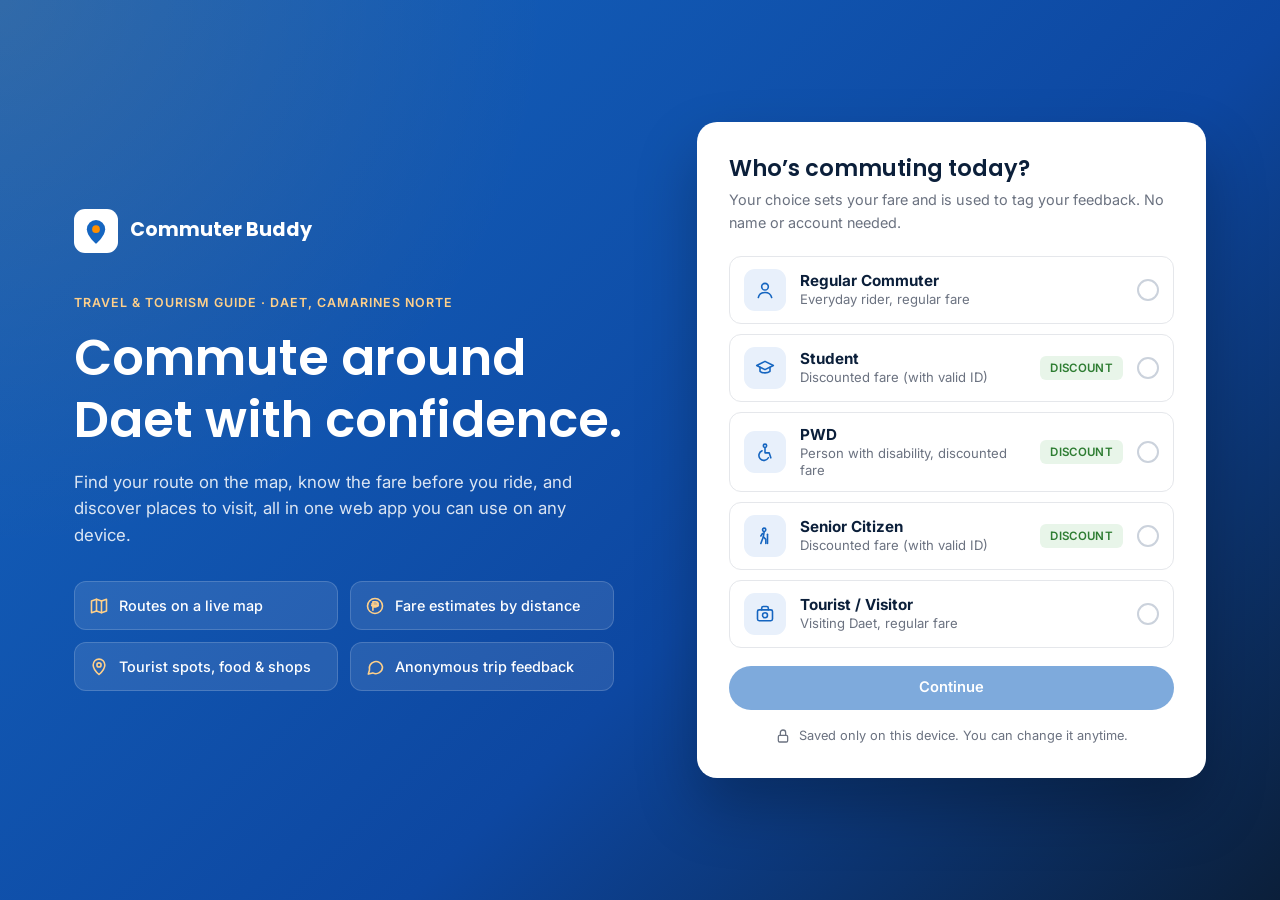
<file: index.html>
<!DOCTYPE html>
<html lang="en">
<head>
    <meta charset="UTF-8">
    <meta name="viewport" content="width=device-width, initial-scale=1, viewport-fit=cover">
    <meta name="description" content="Commuter Buddy: routes, fare estimates and places to visit in Daet, Camarines Norte.">
    <meta name="theme-color" content="#1565C0">
    <title>Commuter Buddy · Daet Commuter &amp; Tourism Guide</title>

    <link rel="manifest" href="manifest.webmanifest">
    <link rel="icon" href="assets/icons/favicon.svg" type="image/svg+xml">
    <link rel="apple-touch-icon" href="assets/icons/apple-touch-icon.png">

    <link rel="preconnect" href="https://fonts.googleapis.com">
    <link rel="preconnect" href="https://fonts.gstatic.com" crossorigin>
    <link rel="stylesheet" href="https://fonts.googleapis.com/css2?family=Inter:wght@400;500;600&family=Poppins:wght@600;700&display=swap">
    <link rel="stylesheet" href="css/main.css">
    <link rel="stylesheet" href="css/pages.css">
</head>
<body class="welcome-page">
    <a class="skip-link" href="#type-title">Skip to user type selection</a>

    <main class="welcome" id="main">

        <!-- Introduction -->
        <section class="welcome__intro" aria-labelledby="welcome-title">
            <div class="welcome__brand">
                <svg class="brand-mark" viewBox="0 0 48 48" aria-hidden="true">
                    <rect width="48" height="48" rx="12" fill="#FFFFFF"/>
                    <path d="M24 38s-10-8.6-10-16a10 10 0 0 1 20 0c0 7.4-10 16-10 16z" fill="#1565C0"/>
                    <circle cx="24" cy="22" r="4.2" fill="#FF8F00"/>
                </svg>
                <span>Commuter Buddy</span>
            </div>

            <p class="welcome__eyebrow">Travel &amp; Tourism Guide &middot; Daet, Camarines Norte</p>
            <h1 id="welcome-title">Commute around Daet with confidence.</h1>
            <p class="welcome__lead">
                Find your route on the map, know the fare before you ride, and discover places
                to visit, all in one web app you can use on any device.
            </p>

            <ul class="welcome__features">
                <li>
                    <svg class="icon" viewBox="0 0 24 24" aria-hidden="true"><path d="M9 4 3 6v14l6-2 6 2 6-2V4l-6 2-6-2z"/><path d="M9 4v14"/><path d="M15 6v14"/></svg>
                    Routes on a live map
                </li>
                <li>
                    <svg class="icon" viewBox="0 0 24 24" aria-hidden="true"><circle cx="12" cy="12" r="9"/><path d="M9.5 17V7h3.25a3 3 0 0 1 0 6H9.5"/><path d="M8 9.5h8"/><path d="M8 11.5h8"/></svg>
                    Fare estimates by distance
                </li>
                <li>
                    <svg class="icon" viewBox="0 0 24 24" aria-hidden="true"><path d="M12 21s-7-6.2-7-11.5a7 7 0 0 1 14 0C19 14.8 12 21 12 21z"/><circle cx="12" cy="9.5" r="2.5"/></svg>
                    Tourist spots, food &amp; shops
                </li>
                <li>
                    <svg class="icon" viewBox="0 0 24 24" aria-hidden="true"><path d="M21 12a8 8 0 0 1-11.6 7.1L4 20.5l1.4-5A8 8 0 1 1 21 12z"/></svg>
                    Anonymous trip feedback
                </li>
            </ul>
        </section>

        <!-- User type selection (first screen of the Android app) -->
        <section class="welcome__panel" aria-labelledby="type-title">
            <div class="card welcome__card">
                <h2 id="type-title">Who&rsquo;s commuting today?</h2>
                <p class="muted welcome__card-sub">
                    Your choice sets your fare and is used to tag your feedback. No name or account needed.
                </p>

                <form id="type-form" novalidate>
                    <fieldset class="type-list" id="type-list">
                        <legend class="sr-only">Choose your user type</legend>
                        <!-- Options are generated from js/data.js -->
                    </fieldset>
                    <p class="field-error" id="type-error" role="alert"></p>
                    <button type="submit" class="btn btn--primary btn--block" id="btn-continue" disabled>Continue</button>
                </form>

                <p class="privacy-note">
                    <svg class="icon" viewBox="0 0 24 24" aria-hidden="true"><rect x="5" y="11" width="14" height="10" rx="2"/><path d="M8 11V7a4 4 0 0 1 8 0v4"/></svg>
                    Saved only on this device. You can change it anytime.
                </p>
            </div>
        </section>

    </main>

    <script src="js/data.js" defer></script>
    <script src="js/fare.js" defer></script>
    <script src="js/storage.js" defer></script>
    <script src="js/ui.js" defer></script>
    <script src="js/pwa.js" defer></script>
    <script src="js/pages/welcome.js" defer></script>
</body>
</html>
</file>
<file: css/main.css>
/* =========================================================
   Commuter Buddy Web - main.css
   Shared design system used by every page.

   Contents
   1. Design tokens (same palette as the Android colors.xml)
   2. Base / reset
   3. Layout (container, header, bottom nav, page hero)
   4. Components (cards, buttons, forms, chips, badges,
      stars, dialog, toast, banners, empty states)
   5. Map styles
   6. Utilities
   7. Responsive
   ========================================================= */

/* ---------- 1. DESIGN TOKENS ---------- */
:root {
    --primary: #1565C0;
    --primary-dark: #0D47A1;
    --primary-soft: #E8F0FB;
    --accent: #FF8F00;
    --accent-dark: #E67E00;
    --accent-soft: #FFF3E0;
    --success: #2E7D32;
    --success-soft: #E8F5E9;
    --danger: #C62828;
    --danger-soft: #FDECEA;
    --navy: #0B1F3A;

    --bg: #F4F6FA;
    --surface: #FFFFFF;
    --text: #1F2937;
    --text-muted: #6B7280;
    --text-soft: #9AA3AF;
    --border: #E5E7EB;

    --font-heading: "Poppins", "Segoe UI", system-ui, sans-serif;
    --font-body: "Inter", "Segoe UI", Roboto, system-ui, sans-serif;

    --radius-sm: 8px;
    --radius: 14px;
    --radius-lg: 20px;
    --shadow-sm: 0 1px 2px rgba(15, 23, 42, 0.06), 0 1px 3px rgba(15, 23, 42, 0.06);
    --shadow: 0 6px 20px rgba(15, 23, 42, 0.07);
    --shadow-lg: 0 16px 36px rgba(13, 71, 161, 0.14);

    --header-h: 68px;
    --bottom-nav-h: 66px;
    --transition: 0.25s ease;
}

/* ---------- 2. BASE / RESET ---------- */
*,
*::before,
*::after {
    box-sizing: border-box;
    margin: 0;
    padding: 0;
}

html {
    scroll-behavior: smooth;
    -webkit-text-size-adjust: 100%;
}

body {
    min-height: 100vh;
    font-family: var(--font-body);
    font-size: 15px;
    line-height: 1.6;
    color: var(--text);
    background-color: var(--bg);
    overflow-x: hidden;
    -webkit-font-smoothing: antialiased;
}

h1, h2, h3, h4 {
    font-family: var(--font-heading);
    font-weight: 600;
    line-height: 1.25;
    color: var(--navy);
}

a {
    color: var(--primary);
    text-decoration: none;
}

img,
svg {
    display: block;
    max-width: 100%;
}

ul,
ol {
    list-style: none;
}

button,
input,
select,
textarea {
    font: inherit;
    color: inherit;
}

button {
    cursor: pointer;
    background: none;
    border: none;
}

:focus-visible {
    outline: 3px solid rgba(21, 101, 192, 0.45);
    outline-offset: 2px;
}

[hidden] {
    display: none !important;
}

.icon {
    width: 20px;
    height: 20px;
    flex-shrink: 0;
    fill: none;
    stroke: currentColor;
    stroke-width: 1.9;
    stroke-linecap: round;
    stroke-linejoin: round;
}

.skip-link {
    position: absolute;
    left: 12px;
    top: -60px;
    z-index: 300;
    padding: 10px 16px;
    color: #FFFFFF;
    background: var(--primary-dark);
    border-radius: var(--radius-sm);
    transition: top var(--transition);
}

.skip-link:focus {
    top: 12px;
}

/* ---------- 3. LAYOUT ---------- */
.container {
    width: 100%;
    max-width: 1180px;
    margin: 0 auto;
    padding: 0 24px;
}

/* Header */
.app-header {
    position: sticky;
    top: 0;
    z-index: 100;
    min-height: var(--header-h);
    background-color: rgba(255, 255, 255, 0.92);
    border-bottom: 1px solid var(--border);
    backdrop-filter: blur(10px);
}

.header-inner {
    display: flex;
    align-items: center;
    justify-content: space-between;
    gap: 20px;
    height: var(--header-h);
}

.brand {
    display: flex;
    align-items: center;
    gap: 10px;
    color: var(--navy);
}

.brand-mark {
    width: 38px;
    height: 38px;
    flex-shrink: 0;
}

.brand-text {
    display: flex;
    flex-direction: column;
    line-height: 1.15;
}

.brand-text strong {
    font-family: var(--font-heading);
    font-size: 1.05rem;
    font-weight: 700;
}

.brand-text small {
    font-size: 0.72rem;
    color: var(--text-muted);
}

.top-nav {
    display: flex;
    align-items: center;
    gap: 4px;
}

.top-nav__link {
    display: flex;
    align-items: center;
    gap: 8px;
    padding: 9px 14px;
    font-size: 0.92rem;
    font-weight: 500;
    color: var(--text-muted);
    border-radius: 999px;
    transition: color var(--transition), background-color var(--transition);
}

.top-nav__link .icon {
    width: 18px;
    height: 18px;
}

.top-nav__link:hover {
    color: var(--primary);
    background-color: var(--primary-soft);
}

.top-nav__link.is-active {
    color: #FFFFFF;
    background-color: var(--primary);
}

.user-chip {
    display: flex;
    align-items: center;
    gap: 8px;
    max-width: 210px;
    padding: 7px 14px 7px 10px;
    font-size: 0.85rem;
    font-weight: 600;
    color: var(--primary-dark);
    background-color: var(--primary-soft);
    border: 1px solid transparent;
    border-radius: 999px;
    transition: border-color var(--transition), background-color var(--transition);
}

.user-chip span {
    overflow: hidden;
    white-space: nowrap;
    text-overflow: ellipsis;
}

.user-chip .icon {
    width: 18px;
    height: 18px;
}

.user-chip:hover {
    border-color: var(--primary);
    background-color: #FFFFFF;
}

/* Bottom navigation (mobile & tablet) */
.bottom-nav {
    display: none;
}

/* Page hero (blue header with rounded bottom, like bg_header.xml) */
.page-hero {
    padding: 36px 0 76px;
    color: #FFFFFF;
    background:
        radial-gradient(circle at 90% 0%, rgba(255, 255, 255, 0.14), transparent 40%),
        linear-gradient(135deg, var(--primary) 0%, var(--primary-dark) 100%);
    border-radius: 0 0 28px 28px;
}

.page-hero h1 {
    margin-bottom: 6px;
    font-size: clamp(1.6rem, 3vw, 2.1rem);
    color: #FFFFFF;
}

.page-hero p {
    max-width: 620px;
    color: rgba(255, 255, 255, 0.86);
}

.page-hero__eyebrow {
    display: inline-block;
    margin-bottom: 10px;
    font-size: 0.75rem;
    font-weight: 600;
    letter-spacing: 0.08em;
    text-transform: uppercase;
    color: rgba(255, 255, 255, 0.75);
}

.page-body {
    position: relative;
    margin-top: -48px;
    padding-bottom: 56px;
}

.site-footer {
    padding: 28px 0 32px;
    font-size: 0.82rem;
    text-align: center;
    color: var(--text-muted);
    border-top: 1px solid var(--border);
}

/* ---------- 4. COMPONENTS ---------- */

/* Cards */
.card {
    padding: 24px;
    background-color: var(--surface);
    border: 1px solid var(--border);
    border-radius: var(--radius);
    box-shadow: var(--shadow-sm);
}

.card + .card {
    margin-top: 20px;
}

.card__header {
    display: flex;
    align-items: flex-start;
    justify-content: space-between;
    gap: 12px;
    margin-bottom: 18px;
}

.card__title {
    font-size: 1.08rem;
}

.card__subtitle {
    margin-top: 2px;
    font-size: 0.86rem;
    color: var(--text-muted);
}

/* Buttons */
.btn {
    display: inline-flex;
    align-items: center;
    justify-content: center;
    gap: 8px;
    min-height: 44px;
    padding: 10px 20px;
    font-size: 0.92rem;
    font-weight: 600;
    line-height: 1.2;
    text-align: center;
    border: 1.5px solid transparent;
    border-radius: 999px;
    transition: background-color var(--transition), color var(--transition),
                border-color var(--transition), box-shadow var(--transition), transform var(--transition);
}

.btn .icon {
    width: 18px;
    height: 18px;
}

.btn:active {
    transform: translateY(1px);
}

.btn:disabled {
    cursor: not-allowed;
    opacity: 0.55;
    box-shadow: none;
}

.btn--primary {
    color: #FFFFFF;
    background-color: var(--primary);
    box-shadow: 0 6px 14px rgba(21, 101, 192, 0.25);
}

.btn--primary:hover:not(:disabled) {
    background-color: var(--primary-dark);
}

.btn--accent {
    color: #FFFFFF;
    background-color: var(--accent);
    box-shadow: 0 6px 14px rgba(255, 143, 0, 0.28);
}

.btn--accent:hover:not(:disabled) {
    background-color: var(--accent-dark);
}

.btn--outline {
    color: var(--primary);
    background-color: var(--surface);
    border-color: var(--border);
}

.btn--outline:hover:not(:disabled) {
    border-color: var(--primary);
    background-color: var(--primary-soft);
}

.btn--ghost {
    color: var(--primary);
    background-color: var(--primary-soft);
}

.btn--ghost:hover:not(:disabled) {
    background-color: #D6E4F7;
}

.btn--sm {
    min-height: 36px;
    padding: 7px 14px;
    font-size: 0.85rem;
}

.btn--block {
    width: 100%;
}

.btn-row {
    display: flex;
    flex-wrap: wrap;
    gap: 10px;
}

.btn-row > .btn {
    flex: 1 1 160px;
}

.icon-btn {
    display: inline-flex;
    align-items: center;
    justify-content: center;
    width: 44px;
    height: 44px;
    color: var(--primary);
    background-color: var(--primary-soft);
    border-radius: 12px;
    transition: background-color var(--transition), color var(--transition);
}

.icon-btn:hover {
    color: #FFFFFF;
    background-color: var(--primary);
}

/* Forms */
.field {
    display: flex;
    flex-direction: column;
    gap: 6px;
    margin-bottom: 16px;
}

.field label,
.field-label {
    font-size: 0.85rem;
    font-weight: 600;
    color: var(--navy);
}

.field-hint {
    font-size: 0.8rem;
    color: var(--text-muted);
}

.input,
.select,
.textarea {
    width: 100%;
    min-height: 46px;
    padding: 10px 14px;
    background-color: var(--surface);
    border: 1.5px solid var(--border);
    border-radius: 10px;
    transition: border-color var(--transition), box-shadow var(--transition);
}

.select {
    padding-right: 40px;
    appearance: none;
    background-image: url("data:image/svg+xml,%3Csvg xmlns='http://www.w3.org/2000/svg' viewBox='0 0 24 24' fill='none' stroke='%236B7280' stroke-width='2' stroke-linecap='round' stroke-linejoin='round'%3E%3Cpath d='m6 9 6 6 6-6'/%3E%3C/svg%3E");
    background-repeat: no-repeat;
    background-position: right 12px center;
    background-size: 18px;
    text-overflow: ellipsis;
}

.textarea {
    min-height: 96px;
    resize: vertical;
}

.input:hover,
.select:hover,
.textarea:hover {
    border-color: #CBD2DC;
}

.input:focus,
.select:focus,
.textarea:focus {
    outline: none;
    border-color: var(--primary);
    box-shadow: 0 0 0 4px rgba(21, 101, 192, 0.12);
}

.field.has-error .input,
.field.has-error .select,
.field.has-error .textarea {
    border-color: var(--danger);
}

.field-error {
    min-height: 0;
    font-size: 0.8rem;
    font-weight: 500;
    color: var(--danger);
}

.field-error:empty {
    display: none;
}

.input-prefix {
    position: relative;
}

.input-prefix span {
    position: absolute;
    left: 14px;
    top: 50%;
    transform: translateY(-50%);
    font-weight: 600;
    color: var(--text-muted);
}

.input-prefix .input {
    padding-left: 32px;
}

/* Segmented control (transport: Tricycle / Jeepney) */
.segmented {
    display: grid;
    grid-template-columns: repeat(2, 1fr);
    gap: 4px;
    padding: 4px;
    background-color: var(--bg);
    border: 1.5px solid var(--border);
    border-radius: 12px;
}

.segmented input {
    position: absolute;
    opacity: 0;
    pointer-events: none;
}

.segmented label {
    display: flex;
    align-items: center;
    justify-content: center;
    min-height: 38px;
    font-size: 0.9rem;
    font-weight: 600;
    color: var(--text-muted);
    border-radius: 9px;
    cursor: pointer;
    transition: background-color var(--transition), color var(--transition), box-shadow var(--transition);
}

.segmented input:checked + label {
    color: var(--primary);
    background-color: var(--surface);
    box-shadow: var(--shadow-sm);
}

.segmented input:focus-visible + label {
    outline: 3px solid rgba(21, 101, 192, 0.45);
}

/* Switch (toggle) */
.switch {
    display: flex;
    align-items: center;
    justify-content: space-between;
    gap: 16px;
    padding: 12px 14px;
    background-color: var(--bg);
    border-radius: 12px;
    cursor: pointer;
}

.switch__text {
    font-size: 0.9rem;
    font-weight: 500;
}

.switch input {
    position: absolute;
    opacity: 0;
}

.switch__track {
    position: relative;
    flex-shrink: 0;
    width: 46px;
    height: 26px;
    background-color: #CBD2DC;
    border-radius: 999px;
    transition: background-color var(--transition);
}

.switch__track::after {
    content: "";
    position: absolute;
    top: 3px;
    left: 3px;
    width: 20px;
    height: 20px;
    background-color: #FFFFFF;
    border-radius: 50%;
    box-shadow: var(--shadow-sm);
    transition: transform var(--transition);
}

.switch input:checked + .switch__track {
    background-color: var(--primary);
}

.switch input:checked + .switch__track::after {
    transform: translateX(20px);
}

.switch input:focus-visible + .switch__track {
    outline: 3px solid rgba(21, 101, 192, 0.45);
    outline-offset: 2px;
}

/* Swap button between From/To */
.swap-row {
    display: flex;
    justify-content: center;
    margin: -8px 0 8px;
}

/* Chips */
.chips {
    display: flex;
    flex-wrap: wrap;
    gap: 8px;
}

.chip {
    padding: 8px 16px;
    font-size: 0.86rem;
    font-weight: 500;
    color: var(--text);
    white-space: nowrap;
    background-color: var(--surface);
    border: 1.5px solid var(--border);
    border-radius: 999px;
    transition: background-color var(--transition), color var(--transition), border-color var(--transition);
}

.chip:hover {
    border-color: var(--primary);
    color: var(--primary);
}

.chip.is-active {
    color: #FFFFFF;
    background-color: var(--primary);
    border-color: var(--primary);
}

/* Badges */
.badge {
    display: inline-flex;
    align-items: center;
    gap: 6px;
    padding: 3px 10px;
    font-size: 0.72rem;
    font-weight: 600;
    letter-spacing: 0.03em;
    text-transform: uppercase;
    color: var(--primary-dark);
    white-space: nowrap;
    background-color: var(--primary-soft);
    border-radius: 6px;
}

.badge--accent { color: #B45309; background-color: var(--accent-soft); }
.badge--success { color: var(--success); background-color: var(--success-soft); }
.badge--danger { color: var(--danger); background-color: var(--danger-soft); }
.badge--plain { text-transform: none; letter-spacing: 0; }

/* Category colors (places) */
.cat--tourist { color: #0E7490; background-color: #E0F7FA; }
.cat--landmark { color: var(--primary-dark); background-color: var(--primary-soft); }
.cat--food { color: #B45309; background-color: var(--accent-soft); }
.cat--business { color: #6D28D9; background-color: #F1EBFE; }

/* Star rating (radio buttons styled as stars) */
.rating {
    display: flex;
    align-items: center;
    justify-content: space-between;
    flex-wrap: wrap;
    gap: 8px 16px;
    padding: 12px 0;
    border-bottom: 1px solid var(--border);
}

.rating:last-of-type {
    border-bottom: none;
}

.rating legend {
    float: left;
    font-size: 0.9rem;
    font-weight: 500;
}

.stars {
    display: inline-flex;
    flex-direction: row-reverse;
    gap: 2px;
}

.stars input {
    position: absolute;
    opacity: 0;
    pointer-events: none;
}

.stars label {
    display: flex;
    padding: 2px;
    color: #D5DAE1;
    cursor: pointer;
    transition: color 0.15s ease, transform 0.15s ease;
}

.stars label svg {
    width: 28px;
    height: 28px;
    fill: currentColor;
}

.stars label:hover,
.stars label:hover ~ label,
.stars input:checked ~ label {
    color: var(--accent);
}

.stars label:hover {
    transform: scale(1.12);
}

.stars input:focus-visible + label {
    outline: 3px solid rgba(21, 101, 192, 0.45);
    border-radius: 6px;
}

.rating.has-error .stars label {
    color: #F3B7B7;
}

/* Native dialog */
.dialog {
    width: min(520px, calc(100% - 32px));
    max-height: min(640px, calc(100% - 48px));
    margin: auto;
    padding: 0;
    color: var(--text);
    background-color: var(--surface);
    border: none;
    border-radius: var(--radius-lg);
    box-shadow: 0 30px 60px rgba(11, 31, 58, 0.3);
}

.dialog::backdrop {
    background-color: rgba(11, 31, 58, 0.45);
    backdrop-filter: blur(2px);
}

.dialog__header {
    display: flex;
    align-items: center;
    justify-content: space-between;
    gap: 12px;
    padding: 20px 22px 12px;
}

.dialog__body {
    padding: 0 22px 22px;
}

.dialog__close {
    display: flex;
    align-items: center;
    justify-content: center;
    width: 36px;
    height: 36px;
    font-size: 1.4rem;
    line-height: 1;
    color: var(--text-muted);
    border-radius: 10px;
    transition: background-color var(--transition);
}

.dialog__close:hover {
    background-color: var(--bg);
}

/* Toast */
.toast {
    position: fixed;
    left: 50%;
    bottom: 28px;
    z-index: 400;
    width: max-content;
    max-width: calc(100% - 32px);
    padding: 12px 18px;
    font-size: 0.9rem;
    font-weight: 500;
    color: #FFFFFF;
    background-color: var(--navy);
    border-radius: 12px;
    box-shadow: 0 12px 28px rgba(11, 31, 58, 0.3);
    opacity: 0;
    pointer-events: none;
    transform: translate(-50%, 16px);
    transition: opacity var(--transition), transform var(--transition);
}

.toast.is-visible {
    opacity: 1;
    transform: translate(-50%, 0);
}

.toast--success { background-color: var(--success); }
.toast--error { background-color: var(--danger); }

/* Offline banner */
.net-banner {
    display: none;
    align-items: center;
    justify-content: center;
    gap: 10px;
    padding: 9px 16px;
    font-size: 0.84rem;
    font-weight: 500;
    text-align: center;
    color: #7C2D12;
    background-color: #FFEDD5;
}

.net-banner.is-visible {
    display: flex;
}

.net-banner .icon {
    width: 18px;
    height: 18px;
}

/* Alerts */
.alert {
    display: flex;
    align-items: flex-start;
    gap: 10px;
    padding: 12px 14px;
    font-size: 0.86rem;
    color: var(--primary-dark);
    background-color: var(--primary-soft);
    border-radius: 10px;
}

.alert .icon {
    width: 18px;
    height: 18px;
    margin-top: 2px;
}

.alert--accent {
    color: #92400E;
    background-color: var(--accent-soft);
}

/* Empty state */
.empty-state {
    padding: 40px 20px;
    text-align: center;
    color: var(--text-muted);
}

.empty-state .icon {
    width: 40px;
    height: 40px;
    margin: 0 auto 12px;
    color: var(--text-soft);
}

.empty-state strong {
    display: block;
    margin-bottom: 4px;
    font-family: var(--font-heading);
    color: var(--navy);
}

/* ---------- 5. MAP ---------- */
.map {
    position: relative;
    z-index: 0;
    width: 100%;
    height: 100%;
    min-height: 360px;
    background-color: #E8EDF3;
    border-radius: var(--radius);
}

.map--unavailable {
    display: flex;
    align-items: center;
    justify-content: center;
}

.map-fallback {
    max-width: 300px;
    padding: 24px;
    text-align: center;
    color: var(--text-muted);
}

.map-fallback .icon {
    width: 40px;
    height: 40px;
    margin: 0 auto 10px;
    color: var(--text-soft);
}

.map-fallback strong {
    display: block;
    margin-bottom: 4px;
    color: var(--navy);
}

.map-pin {
    background: none;
    border: none;
}

.map-pin span {
    display: block;
    width: 26px;
    height: 26px;
    margin: 1px;
    background-color: var(--primary);
    border: 3px solid #FFFFFF;
    border-radius: 50% 50% 50% 0;
    box-shadow: 0 3px 8px rgba(11, 31, 58, 0.35);
    transform: rotate(-45deg);
}

.map-pin--google {
    width: 28px;
    height: 28px;
}

.map-pin--user.map-pin--google {
    transform: translateY(50%);
}

.map-pin--start span { background-color: var(--success); }
.map-pin--dest span { background-color: var(--danger); }

.map-pin--user span {
    width: 18px;
    height: 18px;
    margin: 5px;
    background-color: #2979FF;
    border-radius: 50%;
    transform: none;
    animation: pulse 2s infinite;
}

@keyframes pulse {
    0% { box-shadow: 0 0 0 0 rgba(41, 121, 255, 0.5); }
    70% { box-shadow: 0 0 0 14px rgba(41, 121, 255, 0); }
    100% { box-shadow: 0 0 0 0 rgba(41, 121, 255, 0); }
}

.map-popup {
    display: flex;
    flex-direction: column;
    gap: 2px;
    min-width: 180px;
    font-family: var(--font-body);
}

.map-popup strong {
    font-size: 0.92rem;
    color: var(--navy);
}

.map-popup small {
    color: var(--text-muted);
}

.map-popup__label {
    font-size: 0.7rem;
    font-weight: 700;
    letter-spacing: 0.06em;
    text-transform: uppercase;
    color: var(--primary);
}

.map-popup__actions {
    display: flex;
    gap: 6px;
    margin-top: 10px;
}

.map-popup__actions button {
    flex: 1;
    padding: 6px 8px;
    font-size: 0.75rem;
    font-weight: 600;
    color: var(--primary);
    background-color: var(--primary-soft);
    border-radius: 8px;
    transition: background-color var(--transition), color var(--transition);
}

.map-popup__actions button:hover {
    color: #FFFFFF;
    background-color: var(--primary);
}

.leaflet-container {
    font-family: var(--font-body);
}

.leaflet-popup-content-wrapper {
    border-radius: 12px;
}

/* ---------- 6. UTILITIES ---------- */
.muted { color: var(--text-muted); }
.text-center { text-align: center; }
.mt-16 { margin-top: 16px; }
.mt-24 { margin-top: 24px; }

.sr-only {
    position: absolute;
    width: 1px;
    height: 1px;
    padding: 0;
    margin: -1px;
    overflow: hidden;
    clip: rect(0, 0, 0, 0);
    white-space: nowrap;
    border: 0;
}

/* ---------- 7. RESPONSIVE ---------- */

/* Tablet & mobile: app-style bottom navigation */
@media (max-width: 1023px) {
    .top-nav {
        display: none;
    }

    body.has-bottom-nav {
        padding-bottom: calc(var(--bottom-nav-h) + env(safe-area-inset-bottom, 0px));
    }

    .bottom-nav {
        position: fixed;
        left: 0;
        right: 0;
        bottom: 0;
        z-index: 100;
        display: grid;
        grid-template-columns: repeat(5, 1fr);
        height: calc(var(--bottom-nav-h) + env(safe-area-inset-bottom, 0px));
        padding-bottom: env(safe-area-inset-bottom, 0px);
        background-color: var(--surface);
        border-top: 1px solid var(--border);
        box-shadow: 0 -4px 16px rgba(15, 23, 42, 0.05);
    }

    .bottom-nav__link {
        display: flex;
        flex-direction: column;
        align-items: center;
        justify-content: center;
        gap: 3px;
        font-size: 0.72rem;
        font-weight: 500;
        color: var(--text-soft);
        transition: color var(--transition);
    }

    .bottom-nav__link .icon {
        width: 22px;
        height: 22px;
    }

    .bottom-nav__link:hover,
    .bottom-nav__link.is-active {
        color: var(--primary);
    }

    .bottom-nav__link.is-active span {
        font-weight: 600;
    }

    .toast {
        bottom: calc(var(--bottom-nav-h) + 16px);
    }

    .site-footer {
        padding-bottom: 20px;
    }
}

@media (max-width: 640px) {
    :root {
        --header-h: 60px;
    }

    body {
        font-size: 14.5px;
    }

    .container {
        padding: 0 16px;
    }

    .brand-text small {
        display: none;
    }

    .brand-mark {
        width: 34px;
        height: 34px;
    }

    .user-chip {
        max-width: 150px;
        padding: 6px 12px 6px 8px;
        font-size: 0.8rem;
    }

    .page-hero {
        padding: 26px 0 68px;
        border-radius: 0 0 22px 22px;
    }

    .card {
        padding: 18px;
    }

    .map {
        min-height: 320px;
    }
}

@media (prefers-reduced-motion: reduce) {
    *,
    *::before,
    *::after {
        animation: none !important;
        transition: none !important;
        scroll-behavior: auto !important;
    }
}
</file>
<file: css/pages.css>
/* =========================================================
   Commuter Buddy Web - pages.css
   Page-specific styles. Shared components live in main.css.

   Contents
   1. Welcome (user type selection)
   2. Home
   3. Shared trip pieces (route list, field rows, swap)
   4. Routes
   5. Fares
   6. Places
   7. Feedback
   8. Responsive
   ========================================================= */

/* ---------- 1. WELCOME ---------- */
.welcome-page {
    background:
        radial-gradient(circle at 0% 0%, rgba(255, 143, 0, 0.12), transparent 35%),
        linear-gradient(135deg, var(--primary) 0%, var(--primary-dark) 60%, var(--navy) 100%);
    background-attachment: fixed;
}

.welcome {
    display: grid;
    grid-template-columns: 1.1fr 1fr;
    align-items: center;
    gap: 64px;
    max-width: 1180px;
    min-height: 100vh;
    margin: 0 auto;
    padding: 56px 24px;
}

.welcome__intro {
    color: #FFFFFF;
}

.welcome__brand {
    display: flex;
    align-items: center;
    gap: 12px;
    margin-bottom: 40px;
    font-family: var(--font-heading);
    font-size: 1.2rem;
    font-weight: 700;
}

.welcome__brand .brand-mark {
    width: 44px;
    height: 44px;
}

.welcome__eyebrow {
    margin-bottom: 14px;
    font-size: 0.78rem;
    font-weight: 600;
    letter-spacing: 0.08em;
    text-transform: uppercase;
    color: #FFD08A;
}

.welcome__intro h1 {
    margin-bottom: 18px;
    font-size: clamp(2rem, 4.2vw, 3.1rem);
    color: #FFFFFF;
}

.welcome__lead {
    max-width: 520px;
    margin-bottom: 32px;
    font-size: 1.05rem;
    color: rgba(255, 255, 255, 0.85);
}

.welcome__features {
    display: grid;
    grid-template-columns: repeat(2, minmax(0, 1fr));
    gap: 12px;
    max-width: 540px;
}

.welcome__features li {
    display: flex;
    align-items: center;
    gap: 10px;
    padding: 12px 14px;
    font-size: 0.9rem;
    font-weight: 500;
    background-color: rgba(255, 255, 255, 0.1);
    border: 1px solid rgba(255, 255, 255, 0.16);
    border-radius: 12px;
}

.welcome__features .icon {
    color: #FFD08A;
}

.welcome__card {
    padding: 32px;
    border: none;
    border-radius: var(--radius-lg);
    box-shadow: 0 30px 60px rgba(0, 0, 0, 0.25);
}

.welcome__card h2 {
    font-size: 1.4rem;
}

.welcome__card-sub {
    margin: 6px 0 22px;
    font-size: 0.9rem;
}

.type-list {
    display: flex;
    flex-direction: column;
    gap: 10px;
    margin-bottom: 18px;
    border: none;
}

.type-option input {
    position: absolute;
    opacity: 0;
}

.type-option label {
    display: flex;
    align-items: center;
    gap: 14px;
    padding: 12px 14px;
    border: 1.5px solid var(--border);
    border-radius: 12px;
    cursor: pointer;
    transition: border-color var(--transition), background-color var(--transition), box-shadow var(--transition);
}

.type-option label:hover {
    border-color: #A9C4E8;
    background-color: #FAFCFF;
}

.type-option__icon {
    display: flex;
    align-items: center;
    justify-content: center;
    flex-shrink: 0;
    width: 42px;
    height: 42px;
    color: var(--primary);
    background-color: var(--primary-soft);
    border-radius: 11px;
    transition: background-color var(--transition), color var(--transition);
}

.type-option__text {
    display: flex;
    flex: 1;
    flex-direction: column;
    min-width: 0;
    line-height: 1.3;
}

.type-option__text strong {
    font-size: 0.95rem;
    color: var(--navy);
}

.type-option__text small {
    font-size: 0.82rem;
    color: var(--text-muted);
}

.type-option__check {
    flex-shrink: 0;
    width: 22px;
    height: 22px;
    border: 2px solid #CBD2DC;
    border-radius: 50%;
    transition: border-color var(--transition), background-color var(--transition);
}

.type-option input:checked + label {
    border-color: var(--primary);
    background-color: #F5F9FF;
    box-shadow: 0 0 0 3px rgba(21, 101, 192, 0.12);
}

.type-option input:checked + label .type-option__icon {
    color: #FFFFFF;
    background-color: var(--primary);
}

.type-option input:checked + label .type-option__check {
    border-color: var(--primary);
    background:
        url("data:image/svg+xml,%3Csvg xmlns='http://www.w3.org/2000/svg' viewBox='0 0 24 24' fill='none' stroke='white' stroke-width='3.5' stroke-linecap='round' stroke-linejoin='round'%3E%3Cpath d='M5 12l5 5 9-10'/%3E%3C/svg%3E") center / 12px no-repeat,
        var(--primary);
}

.type-option input:focus-visible + label {
    outline: 3px solid rgba(21, 101, 192, 0.45);
    outline-offset: 2px;
}

#type-error {
    margin: -6px 0 12px;
}

.privacy-note {
    display: flex;
    align-items: center;
    justify-content: center;
    gap: 8px;
    margin-top: 16px;
    font-size: 0.8rem;
    color: var(--text-muted);
}

.privacy-note .icon {
    width: 16px;
    height: 16px;
}

/* ---------- 2. HOME ---------- */
.hero-link {
    display: inline-flex;
    margin-top: 14px;
    padding: 6px 14px;
    font-size: 0.85rem;
    font-weight: 600;
    color: #FFFFFF;
    background-color: rgba(255, 255, 255, 0.14);
    border: 1px solid rgba(255, 255, 255, 0.25);
    border-radius: 999px;
    transition: background-color var(--transition);
}

.hero-link:hover {
    background-color: rgba(255, 255, 255, 0.26);
}

.fare-banner {
    display: flex;
    align-items: center;
    gap: 20px;
    padding: 22px 26px;
    color: #FFFFFF;
    background: linear-gradient(120deg, var(--accent) 0%, #FFA726 100%);
    border-radius: var(--radius);
    box-shadow: 0 14px 30px rgba(255, 143, 0, 0.28);
}

.fare-banner__icon {
    display: flex;
    align-items: center;
    justify-content: center;
    flex-shrink: 0;
    width: 52px;
    height: 52px;
    background-color: rgba(255, 255, 255, 0.2);
    border-radius: 14px;
}

.fare-banner__icon .icon {
    width: 28px;
    height: 28px;
}

.fare-banner__text {
    flex: 1;
    min-width: 0;
}

.fare-banner__label {
    font-size: 0.85rem;
    font-weight: 500;
    opacity: 0.92;
}

.fare-banner__value {
    font-family: var(--font-heading);
    font-size: 1.9rem;
    font-weight: 700;
    line-height: 1.15;
}

.fare-banner__value small {
    font-family: var(--font-body);
    font-size: 0.9rem;
    font-weight: 500;
    opacity: 0.9;
}

.fare-banner__sub {
    font-size: 0.85rem;
    opacity: 0.92;
}

.btn--light {
    flex-shrink: 0;
    color: #B45309;
    background-color: #FFFFFF;
}

.btn--light:hover {
    background-color: #FFF8EE;
}

.feature-grid {
    display: grid;
    grid-template-columns: repeat(4, minmax(0, 1fr));
    gap: 20px;
    margin: 24px 0;
}

.feature-card {
    position: relative;
    display: flex;
    flex-direction: column;
    padding: 22px;
    color: var(--text);
    background-color: var(--surface);
    border: 1px solid var(--border);
    border-radius: var(--radius);
    box-shadow: var(--shadow-sm);
    transition: transform var(--transition), box-shadow var(--transition), border-color var(--transition);
}

.feature-card:hover {
    transform: translateY(-4px);
    border-color: #BFD3EE;
    box-shadow: var(--shadow-lg);
}

.feature-card__icon {
    display: flex;
    align-items: center;
    justify-content: center;
    width: 46px;
    height: 46px;
    margin-bottom: 14px;
    color: var(--primary);
    background-color: var(--primary-soft);
    border-radius: 12px;
    transition: background-color var(--transition), color var(--transition);
}

.feature-card:hover .feature-card__icon {
    color: #FFFFFF;
    background-color: var(--primary);
}

.feature-card h2 {
    margin-bottom: 4px;
    font-size: 1.05rem;
}

.feature-card p {
    font-size: 0.86rem;
    color: var(--text-muted);
}

.feature-card__arrow {
    position: absolute;
    top: 22px;
    right: 22px;
    font-size: 1.1rem;
    color: var(--text-soft);
    transition: transform var(--transition), color var(--transition);
}

.feature-card:hover .feature-card__arrow {
    color: var(--primary);
    transform: translateX(3px);
}

.home-grid {
    display: grid;
    grid-template-columns: 1.6fr 1fr;
    align-items: start;
    gap: 20px;
}

.home-side {
    display: flex;
    flex-direction: column;
    gap: 20px;
}

.home-side .card + .card {
    margin-top: 0;
}

.tips {
    display: flex;
    flex-direction: column;
    gap: 10px;
    margin-top: 14px;
}

.tips li {
    position: relative;
    padding-left: 22px;
    font-size: 0.9rem;
    color: var(--text-muted);
}

.tips li::before {
    content: "";
    position: absolute;
    left: 4px;
    top: 9px;
    width: 7px;
    height: 7px;
    background-color: var(--accent);
    border-radius: 50%;
}

.status-line {
    display: flex;
    align-items: center;
    gap: 8px;
    margin-top: 18px;
    padding-top: 14px;
    font-size: 0.82rem;
    color: var(--text-muted);
    border-top: 1px solid var(--border);
}

.status-dot {
    flex-shrink: 0;
    width: 8px;
    height: 8px;
    background-color: var(--text-soft);
    border-radius: 50%;
}

.status-line:has(.is-ready) .status-dot {
    background-color: var(--success);
}

.status-line .is-ready {
    font-weight: 600;
    color: var(--success);
}

.install-card {
    display: flex;
    flex-direction: column;
    gap: 14px;
    background: linear-gradient(160deg, #FFFFFF 40%, var(--primary-soft) 100%);
}

.install-card__icon {
    display: flex;
    align-items: center;
    justify-content: center;
    width: 46px;
    height: 46px;
    color: #FFFFFF;
    background-color: var(--primary);
    border-radius: 12px;
}

/* ---------- 3. SHARED TRIP PIECES ---------- */
.route-list {
    display: flex;
    flex-direction: column;
    gap: 8px;
}

.route-item {
    display: flex;
    align-items: center;
    justify-content: space-between;
    gap: 16px;
    width: 100%;
    padding: 12px 14px;
    color: var(--text);
    text-align: left;
    background-color: var(--bg);
    border: 1px solid transparent;
    border-radius: 12px;
    transition: border-color var(--transition), background-color var(--transition);
}

.route-item:hover {
    border-color: #BFD3EE;
    background-color: var(--primary-soft);
}

.route-item__places {
    display: flex;
    flex-direction: column;
    min-width: 0;
    line-height: 1.35;
}

.route-item__from,
.route-item__to {
    position: relative;
    padding-left: 18px;
    overflow: hidden;
    font-size: 0.88rem;
    white-space: nowrap;
    text-overflow: ellipsis;
}

.route-item__from {
    color: var(--text-muted);
}

.route-item__to {
    font-weight: 600;
    color: var(--navy);
}

.route-item__from::before,
.route-item__to::before {
    content: "";
    position: absolute;
    left: 2px;
    top: 7px;
    width: 8px;
    height: 8px;
    border-radius: 50%;
}

.route-item__from::before {
    border: 2px solid var(--success);
}

.route-item__to::before {
    background-color: var(--danger);
}

.route-item__meta {
    display: flex;
    flex-direction: column;
    align-items: flex-end;
    flex-shrink: 0;
    line-height: 1.25;
}

.route-item__meta strong {
    font-family: var(--font-heading);
    font-size: 1.05rem;
    color: var(--primary);
}

.route-item__meta small {
    font-size: 0.78rem;
    color: var(--text-muted);
}

.field-label-row {
    display: flex;
    align-items: center;
    justify-content: space-between;
    gap: 12px;
}

.link-btn {
    display: inline-flex;
    align-items: center;
    gap: 6px;
    padding: 4px 8px;
    margin-right: -8px;
    font-size: 0.82rem;
    font-weight: 600;
    color: var(--primary);
    border-radius: 8px;
    transition: background-color var(--transition);
}

.link-btn .icon {
    width: 16px;
    height: 16px;
}

.link-btn:hover:not(:disabled) {
    background-color: var(--primary-soft);
}

.link-btn:disabled {
    cursor: progress;
    opacity: 0.7;
}

.swap-btn {
    display: flex;
    align-items: center;
    justify-content: center;
    width: 38px;
    height: 38px;
    color: var(--primary);
    background-color: var(--surface);
    border: 1.5px solid var(--border);
    border-radius: 50%;
    transition: transform var(--transition), border-color var(--transition), background-color var(--transition);
}

.swap-btn .icon {
    width: 18px;
    height: 18px;
}

.swap-btn:hover {
    border-color: var(--primary);
    background-color: var(--primary-soft);
    transform: rotate(180deg);
}

.search-box {
    position: relative;
    flex: 1;
}

.search-box .icon {
    position: absolute;
    left: 14px;
    top: 50%;
    color: var(--text-soft);
    transform: translateY(-50%);
    pointer-events: none;
}

.search-box .input {
    padding-left: 44px;
}

.search-box--compact {
    margin-bottom: 14px;
}

.empty-inline {
    padding: 24px 0 8px;
    font-size: 0.9rem;
    text-align: center;
    color: var(--text-muted);
}

/* ---------- 4. ROUTES ---------- */
.routes-layout {
    display: grid;
    grid-template-columns: 380px minmax(0, 1fr);
    align-items: start;
    gap: 20px;
}

.routes-panel {
    display: flex;
    flex-direction: column;
    gap: 20px;
}

.routes-panel .card + .card {
    margin-top: 0;
}

.geo-status {
    margin-top: 14px;
    padding: 10px 12px;
    font-size: 0.84rem;
    color: var(--primary-dark);
    background-color: var(--primary-soft);
    border-radius: 10px;
}

.geo-status--success { color: var(--success); background-color: var(--success-soft); }
.geo-status--warn { color: #92400E; background-color: var(--accent-soft); }
.geo-status--error { color: var(--danger); background-color: var(--danger-soft); }

.trip-card {
    border-top: 4px solid var(--accent);
}

.trip-card__title {
    margin: 10px 0 16px;
    font-size: 1.12rem;
}

.trip-stats {
    display: grid;
    grid-template-columns: repeat(2, minmax(0, 1fr));
    gap: 8px;
    margin-bottom: 14px;
}

.trip-stats div {
    padding: 10px 12px;
    background-color: var(--bg);
    border-radius: 10px;
}

.trip-stats dt {
    font-size: 0.72rem;
    font-weight: 600;
    letter-spacing: 0.04em;
    text-transform: uppercase;
    color: var(--text-muted);
}

.trip-stats dd {
    font-size: 0.9rem;
    font-weight: 600;
    color: var(--navy);
}

.trip-stats__fare {
    grid-column: 1 / -1;
    display: flex;
    align-items: center;
    justify-content: space-between;
    background-color: var(--accent-soft) !important;
}

.trip-stats__fare dd {
    display: flex;
    flex-wrap: wrap;
    align-items: center;
    gap: 6px;
    font-family: var(--font-heading);
    font-size: 1.25rem;
    color: #B45309;
}

.trip-stats__fare .badge {
    font-family: var(--font-body);
    font-size: 0.6rem;
}

.trip-card__line {
    display: flex;
    align-items: center;
    gap: 8px;
    font-size: 0.88rem;
}

.trip-card__line .icon {
    width: 18px;
    height: 18px;
    color: var(--danger);
}

.trip-card__note {
    margin: 8px 0 16px;
    font-size: 0.8rem;
    color: var(--text-muted);
}

/* Directions (roads the trip passes) */
.directions {
    margin: 0 0 16px;
    background-color: var(--bg);
    border-radius: 12px;
}

.directions summary {
    display: flex;
    align-items: center;
    justify-content: space-between;
    gap: 10px;
    padding: 12px 14px;
    font-size: 0.88rem;
    font-weight: 600;
    color: var(--navy);
    list-style: none;
    cursor: pointer;
}

.directions summary::-webkit-details-marker {
    display: none;
}

.directions summary::after {
    content: "";
    width: 8px;
    height: 8px;
    margin-left: 4px;
    border-right: 2px solid var(--text-muted);
    border-bottom: 2px solid var(--text-muted);
    transform: rotate(45deg);
    transition: transform var(--transition);
}

.directions[open] summary::after {
    transform: rotate(-135deg);
}

.directions__title {
    flex: 1;
}

.directions__count {
    font-size: 0.78rem;
    font-weight: 500;
    color: var(--text-muted);
}

.directions__via {
    margin: -4px 14px 10px;
    font-size: 0.84rem;
    color: var(--text-muted);
}

.directions__via strong {
    color: var(--primary-dark);
}

.directions__list {
    max-height: 300px;
    margin: 0;
    padding: 0 14px 12px;
    overflow-y: auto;
}

.direction {
    position: relative;
    display: flex;
    justify-content: space-between;
    gap: 12px;
    padding: 8px 0 8px 24px;
    font-size: 0.85rem;
    line-height: 1.4;
}

/* Timeline line and dots */
.direction::before {
    content: "";
    position: absolute;
    left: 6px;
    top: 0;
    bottom: 0;
    width: 2px;
    background-color: #C9D7EA;
}

.direction::after {
    content: "";
    position: absolute;
    left: 2px;
    top: 13px;
    width: 10px;
    height: 10px;
    background-color: var(--surface);
    border: 2px solid var(--primary);
    border-radius: 50%;
}

.direction--start::before { top: 13px; }
.direction--end::before { bottom: auto; height: 13px; }
.direction--start::after { border-color: var(--success); background-color: var(--success); }
.direction--end::after { border-color: var(--danger); background-color: var(--danger); }

.direction__dist {
    flex-shrink: 0;
    font-size: 0.78rem;
    color: var(--text-muted);
    white-space: nowrap;
}

.map-card {
    position: sticky;
    top: calc(var(--header-h) + 20px);
    display: flex;
    flex-direction: column;
    gap: 12px;
    padding: 12px;
}

.map-card .map {
    height: 600px;
}

.map-legend {
    display: flex;
    flex-wrap: wrap;
    justify-content: center;
    gap: 6px 20px;
    padding: 2px 8px 4px;
    font-size: 0.8rem;
    color: var(--text-muted);
}

.map-legend li {
    display: flex;
    align-items: center;
    gap: 6px;
}

.legend-dot {
    width: 11px;
    height: 11px;
    border: 2px solid #FFFFFF;
    border-radius: 50%;
    box-shadow: 0 0 0 1px rgba(11, 31, 58, 0.15);
}

.legend-dot--start { background-color: var(--success); }
.legend-dot--dest { background-color: var(--danger); }
.legend-dot--place { background-color: var(--primary); }
.legend-dot--user { background-color: #2979FF; }

.route-list--dialog {
    max-height: 420px;
    overflow-y: auto;
}

/* ---------- 5. FARES ---------- */
.fares-layout {
    display: grid;
    grid-template-columns: minmax(0, 1fr) minmax(0, 1.15fr);
    align-items: start;
    gap: 20px;
}

.fares-layout .card + .card {
    margin-top: 0;
}

#calculator {
    scroll-margin-top: calc(var(--header-h) + 16px);
}

.fares-guide {
    grid-column: 1 / -1;
}

.fare-result {
    margin: 20px 0;
    padding: 22px;
    text-align: center;
    background: linear-gradient(160deg, var(--primary-soft) 0%, #F7FAFF 100%);
    border: 1px solid #D6E4F7;
    border-radius: var(--radius);
}

.fare-result__label {
    font-size: 0.8rem;
    font-weight: 600;
    letter-spacing: 0.06em;
    text-transform: uppercase;
    color: var(--primary);
}

.fare-result__value {
    font-family: var(--font-heading);
    font-size: 3rem;
    font-weight: 700;
    line-height: 1.15;
    color: var(--navy);
}

.fare-result__meta {
    margin-bottom: 16px;
    font-size: 0.88rem;
    color: var(--text-muted);
}

.fare-compare {
    display: grid;
    grid-template-columns: repeat(2, minmax(0, 1fr));
    gap: 10px;
}

.fare-compare__item {
    display: flex;
    flex-direction: column;
    padding: 10px;
    background-color: var(--surface);
    border: 1.5px solid var(--border);
    border-radius: 10px;
    transition: border-color var(--transition), background-color var(--transition);
}

.fare-compare__item span {
    font-size: 0.78rem;
    color: var(--text-muted);
}

.fare-compare__item strong {
    font-family: var(--font-heading);
    font-size: 1.15rem;
    color: var(--navy);
}

.fare-compare__item.is-active {
    border-color: var(--primary);
    background-color: #FFFFFF;
    box-shadow: 0 0 0 3px rgba(21, 101, 192, 0.1);
}

.fare-compare__item.is-active strong {
    color: var(--primary);
}

.fare-table {
    width: 100%;
    border-collapse: collapse;
    font-size: 0.9rem;
}

.fare-table th {
    padding: 10px 12px;
    font-size: 0.75rem;
    font-weight: 600;
    letter-spacing: 0.05em;
    text-align: left;
    text-transform: uppercase;
    color: var(--text-muted);
    background-color: var(--bg);
}

.fare-table th:first-child { border-radius: 10px 0 0 10px; }
.fare-table th:last-child { border-radius: 0 10px 10px 0; }

.fare-table td {
    padding: 4px 12px;
    border-bottom: 1px solid var(--border);
    white-space: nowrap;
}

.fare-table td:first-child {
    width: 100%;
    padding-left: 0;
    white-space: normal;
}

.fare-table td:last-child strong {
    font-family: var(--font-heading);
    color: var(--primary);
}

.fare-table tr:last-child td {
    border-bottom: none;
}

.fare-table tr.is-current td {
    background-color: var(--primary-soft);
}

.table-route {
    width: 100%;
    padding: 10px 12px;
    font-weight: 500;
    text-align: left;
    color: var(--navy);
    border-radius: 8px;
    transition: color var(--transition);
}

.table-route:hover {
    color: var(--primary);
    text-decoration: underline;
}

.guide-grid {
    display: grid;
    grid-template-columns: repeat(3, minmax(0, 1fr));
    gap: 16px;
    margin-top: 16px;
}

.guide-item {
    padding: 18px;
    background-color: var(--bg);
    border-radius: 12px;
}

.guide-item h3 {
    margin-bottom: 8px;
    font-size: 0.95rem;
}

.guide-item ul {
    display: flex;
    flex-direction: column;
    gap: 6px;
}

.guide-item li {
    position: relative;
    padding-left: 16px;
    font-size: 0.86rem;
    color: var(--text-muted);
}

.guide-item li::before {
    content: "";
    position: absolute;
    left: 2px;
    top: 9px;
    width: 6px;
    height: 6px;
    background-color: var(--primary);
    border-radius: 50%;
}

.guide-item strong {
    color: var(--navy);
}

/* ---------- 6. PLACES ---------- */
.places-toolbar {
    display: flex;
    flex-direction: column;
    gap: 16px;
}

.search-row {
    display: flex;
    gap: 10px;
}

#rating-error {
    margin-top: 8px;
}

.optional {
    font-weight: 400;
    color: var(--text-muted);
}

.field-meta {
    display: flex;
    justify-content: space-between;
    gap: 12px;
}

.counter {
    margin-left: auto;
    white-space: nowrap;
}

.summary {
    display: grid;
    grid-template-columns: auto minmax(0, 1fr);
    align-items: center;
    gap: 16px 24px;
    margin-bottom: 20px;
    padding: 18px;
    background-color: var(--bg);
    border-radius: 12px;
}

.summary__overall {
    display: flex;
    flex-direction: column;
    align-items: center;
    padding-right: 24px;
    border-right: 1px solid var(--border);
}

.summary__overall strong {
    font-family: var(--font-heading);
    font-size: 2.4rem;
    line-height: 1.1;
    color: var(--navy);
}

.summary__overall small {
    font-size: 0.78rem;
    color: var(--text-muted);
}

.star-text {
    font-size: 1rem;
    letter-spacing: 1px;
    color: var(--accent);
    white-space: nowrap;
}

.summary__bars {
    display: flex;
    flex-direction: column;
    gap: 8px;
}

.summary__bars li {
    display: grid;
    grid-template-columns: 60px minmax(0, 1fr) 30px;
    align-items: center;
    gap: 10px;
    font-size: 0.82rem;
}

.summary__bars b {
    text-align: right;
    color: var(--navy);
}

.bar {
    height: 8px;
    overflow: hidden;
    background-color: #DDE3EA;
    border-radius: 999px;
}

.bar i {
    display: block;
    height: 100%;
    background: linear-gradient(90deg, var(--accent), #FFB74D);
    border-radius: 999px;
}

.summary__note {
    grid-column: 1 / -1;
    padding-top: 12px;
    font-size: 0.84rem;
    color: var(--text-muted);
    border-top: 1px solid var(--border);
}

.feedback-list {
    display: flex;
    flex-direction: column;
    gap: 12px;
}

.feedback-item {
    padding: 16px;
    border: 1px solid var(--border);
    border-radius: 12px;
}

.feedback-item__head {
    display: flex;
    align-items: center;
    gap: 12px;
    margin-bottom: 10px;
}

.feedback-item__avatar {
    display: flex;
    align-items: center;
    justify-content: center;
    flex-shrink: 0;
    width: 38px;
    height: 38px;
    font-size: 0.78rem;
    font-weight: 700;
    color: var(--primary);
    background-color: var(--primary-soft);
    border-radius: 50%;
}

.feedback-item__who {
    display: flex;
    flex: 1;
    flex-direction: column;
    min-width: 0;
    line-height: 1.3;
}

.feedback-item__who strong {
    font-size: 0.9rem;
    color: var(--navy);
}

.feedback-item__who small {
    font-size: 0.78rem;
    color: var(--text-muted);
}

.feedback-item__route {
    font-size: 0.9rem;
    font-weight: 600;
    color: var(--navy);
}

.feedback-item__route span {
    font-weight: 400;
    color: var(--text-muted);
}

.feedback-item__ratings {
    margin-top: 2px;
    font-size: 0.82rem;
    color: var(--text-muted);
}

.fare-note {
    display: inline-block;
    margin-top: 10px;
    padding: 4px 10px;
    font-size: 0.8rem;
    font-weight: 500;
    border-radius: 6px;
}

.fare-note--match { color: var(--success); background-color: var(--success-soft); }
.fare-note--diff { color: #B45309; background-color: var(--accent-soft); }

.feedback-item__comment {
    margin-top: 10px;
    padding: 10px 12px;
    font-size: 0.88rem;
    font-style: italic;
    color: var(--text);
    background-color: var(--bg);
    border-left: 3px solid var(--primary);
    border-radius: 0 8px 8px 0;
    overflow-wrap: anywhere;
}

/* ---------- 8. RESPONSIVE ---------- */

/* Tablet */
@media (max-width: 1023px) {
    .welcome {
        grid-template-columns: 1fr;
        gap: 36px;
        max-width: 640px;
        min-height: auto;
        padding: 40px 24px 48px;
    }

    .welcome__brand {
        margin-bottom: 28px;
    }

    .feature-grid {
        grid-template-columns: repeat(2, minmax(0, 1fr));
        gap: 16px;
    }

    .home-grid,
    .feedback-layout {
        grid-template-columns: minmax(0, 1fr);
    }

    .home-side {
        display: grid;
        grid-template-columns: repeat(auto-fit, minmax(min(260px, 100%), 1fr));
    }

    .routes-layout {
        grid-template-columns: minmax(0, 1fr);
    }

    .map-card {
        position: static;
        order: -1;
    }

    .map-card .map {
        height: 440px;
    }

    .routes-panel {
        display: grid;
        grid-template-columns: repeat(2, minmax(0, 1fr));
        align-items: start;
    }

    .fares-layout {
        grid-template-columns: minmax(0, 1fr);
    }

    .guide-grid {
        grid-template-columns: repeat(3, minmax(0, 1fr));
    }

    .places-grid {
        grid-template-columns: repeat(2, minmax(0, 1fr));
    }
}

/* Mobile */
@media (max-width: 720px) {
    .routes-panel {
        grid-template-columns: minmax(0, 1fr);
    }

    /* Phones: form first (like the Android screen), map after the trip details */
    .map-card {
        order: 0;
    }

    .guide-grid {
        grid-template-columns: 1fr;
    }

    .places-grid {
        grid-template-columns: 1fr;
    }
}

@media (max-width: 640px) {
    .welcome {
        padding: 28px 16px 36px;
    }

    .welcome__lead {
        font-size: 0.98rem;
        margin-bottom: 24px;
    }

    .welcome__features {
        gap: 8px;
    }

    .welcome__features li {
        padding: 10px 12px;
        font-size: 0.82rem;
    }

    .welcome__card {
        padding: 22px 18px;
    }

    .fare-banner {
        flex-wrap: wrap;
        gap: 14px;
        padding: 20px;
    }

    .fare-banner .btn {
        width: 100%;
    }

    .feature-grid {
        gap: 12px;
        margin: 16px 0;
    }

    .feature-card {
        padding: 16px;
    }

    .feature-card__icon {
        width: 40px;
        height: 40px;
        margin-bottom: 10px;
    }

    .feature-card__arrow {
        display: none;
    }

    .feature-card h2 {
        font-size: 0.98rem;
    }

    .feature-card p {
        font-size: 0.8rem;
    }

    .map-card .map {
        height: 340px;
    }

    .fare-result__value {
        font-size: 2.5rem;
    }

    /* Fare table becomes stacked rows */
    .fare-table thead {
        display: none;
    }

    .fare-table,
    .fare-table tbody,
    .fare-table tr,
    .fare-table td {
        display: block;
        width: 100%;
    }

    .fare-table tr {
        display: grid;
        grid-template-columns: minmax(0, 1fr) auto auto;
        align-items: center;
        gap: 0 12px;
        padding: 4px 0;
        border-bottom: 1px solid var(--border);
    }

    .fare-table td {
        width: auto;
        padding: 0;
        border: none;
    }

    .fare-table td:first-child {
        width: auto;
    }

    .fare-table td[data-label="Distance"] {
        font-size: 0.8rem;
        color: var(--text-muted);
    }

    .table-route {
        padding: 10px 4px;
        font-size: 0.86rem;
    }

    .form-grid {
        grid-template-columns: 1fr;
    }

    .ratings {
        padding: 4px 12px;
    }

    .rating {
        flex-direction: column;
        align-items: flex-start;
        gap: 4px;
    }

    .summary {
        grid-template-columns: 1fr;
    }

    .summary__overall {
        flex-direction: row;
        gap: 10px;
        align-items: baseline;
        padding: 0 0 12px;
        border-right: none;
        border-bottom: 1px solid var(--border);
    }

    .summary__overall strong {
        font-size: 2rem;
    }

    .feedback-item__head .star-text {
        display: none;
    }
}


/* ---------- Type-to-search boxes (From / To) ---------- */
.combo {
    position: relative;
}

.combo-list {
    position: absolute;
    z-index: 30;
    left: 0;
    right: 0;
    top: calc(100% + 4px);
    max-height: 300px;
    overflow-y: auto;
    list-style: none;
    padding: 6px;
    background: var(--surface);
    border: 1px solid var(--border);
    border-radius: var(--radius-sm);
    box-shadow: var(--shadow-lg);
}

.combo-list[hidden] {
    display: none;
}

.combo-heading {
    padding: 8px 10px 4px;
    font-size: 0.72rem;
    font-weight: 600;
    letter-spacing: 0.04em;
    text-transform: uppercase;
    color: var(--text-muted);
}

.combo-item {
    display: flex;
    flex-direction: column;
    gap: 2px;
    padding: 9px 10px;
    border-radius: 6px;
    cursor: pointer;
}

.combo-item:hover,
.combo-item.is-active {
    background: var(--primary-soft);
}

.combo-item__name {
    font-weight: 500;
    color: var(--text);
}

.combo-item small {
    color: var(--text-muted);
    font-size: 0.78rem;
}

.combo-empty {
    padding: 12px 10px;
    color: var(--text-muted);
    font-size: 0.9rem;
}

/* Which ride serves the trip (tricycle in Daet, jeepney to other towns) */
.transport-note {
    margin: 4px 0 14px;
    padding: 9px 12px;
    font-size: 0.85rem;
    color: var(--primary-dark);
    background: var(--primary-soft);
    border-radius: var(--radius-sm);
}

.segmented input:disabled + label {
    opacity: 0.45;
    cursor: not-allowed;
}

/* Solo + group fare lines */
.trip-group,
.fare-group {
    margin: 4px 0 12px;
    padding: 8px 12px;
    font-size: 0.9rem;
    color: var(--text);
    background: var(--accent-soft);
    border-radius: var(--radius-sm);
}

.trip-group span {
    color: var(--text-muted);
}

.fare-group:empty {
    display: none;
}

/* App's estimated fare box (Feedback): label and distance are separated */
.estimate-box {
    display: flex;
    flex-wrap: wrap;
    align-items: baseline;
    gap: 2px 12px;
    margin: 4px 0 18px;
    padding: 10px 12px;
    font-size: 0.95rem;
    color: var(--text);
    background: var(--accent-soft);
    border-radius: var(--radius-sm);
}

.estimate-box.is-empty {
    color: var(--text-muted);
    background: var(--bg);
}

.estimate-box__meta {
    font-size: 0.85rem;
    color: var(--text-muted);
}

.confirm-id {
    font-size: 1.1rem;
    letter-spacing: 0.12em;
}

/* Required marker and confirm dialog (Feedback) */
.required {
    color: var(--danger);
    font-weight: 600;
}

.dialog--confirm {
    max-width: 440px;
}

.dialog--confirm .dialog__body > p {
    margin-bottom: 12px;
}

.confirm-user {
    padding: 8px 12px;
    background: var(--primary-soft);
    border-radius: var(--radius-sm);
}

.check-row {
    display: flex;
    gap: 10px;
    align-items: flex-start;
    margin-bottom: 10px;
    cursor: pointer;
}

.captcha {
    margin: 4px 0 14px;
    padding: 12px;
    border: 1px dashed var(--border, #cbd5e1);
    border-radius: var(--radius-sm);
}

.captcha__title {
    font-size: 1rem;
    margin-bottom: 4px;
}

.captcha .btn {
    margin: 8px 0 10px;
}

.captcha__result {
    display: flex;
    gap: 10px;
    align-items: center;
    margin-bottom: 10px;
}

.captcha__thumb {
    width: 72px;
    height: 72px;
    object-fit: cover;
    border-radius: var(--radius-sm);
    flex: none;
}

.captcha__status {
    font-size: 0.88rem;
    margin: 0;
}

.captcha__status--busy { color: var(--text-muted); }
.captcha__status--ok { color: var(--success); }
.captcha__status--warn { color: #B45309; }
.captcha__status--error { color: var(--danger); }

.check-row input {
    margin-top: 3px;
    width: 18px;
    height: 18px;
    accent-color: var(--primary);
}

/* Places found online (not in our list) */
.more-places__title { font-size: 1.1rem; margin: 24px 0 4px; }
.more-places__title small { font-weight: 400; opacity: .7; }

.combo-item--search { border-top: 1px dashed var(--border, #ddd); font-weight: 500; }
</file>
